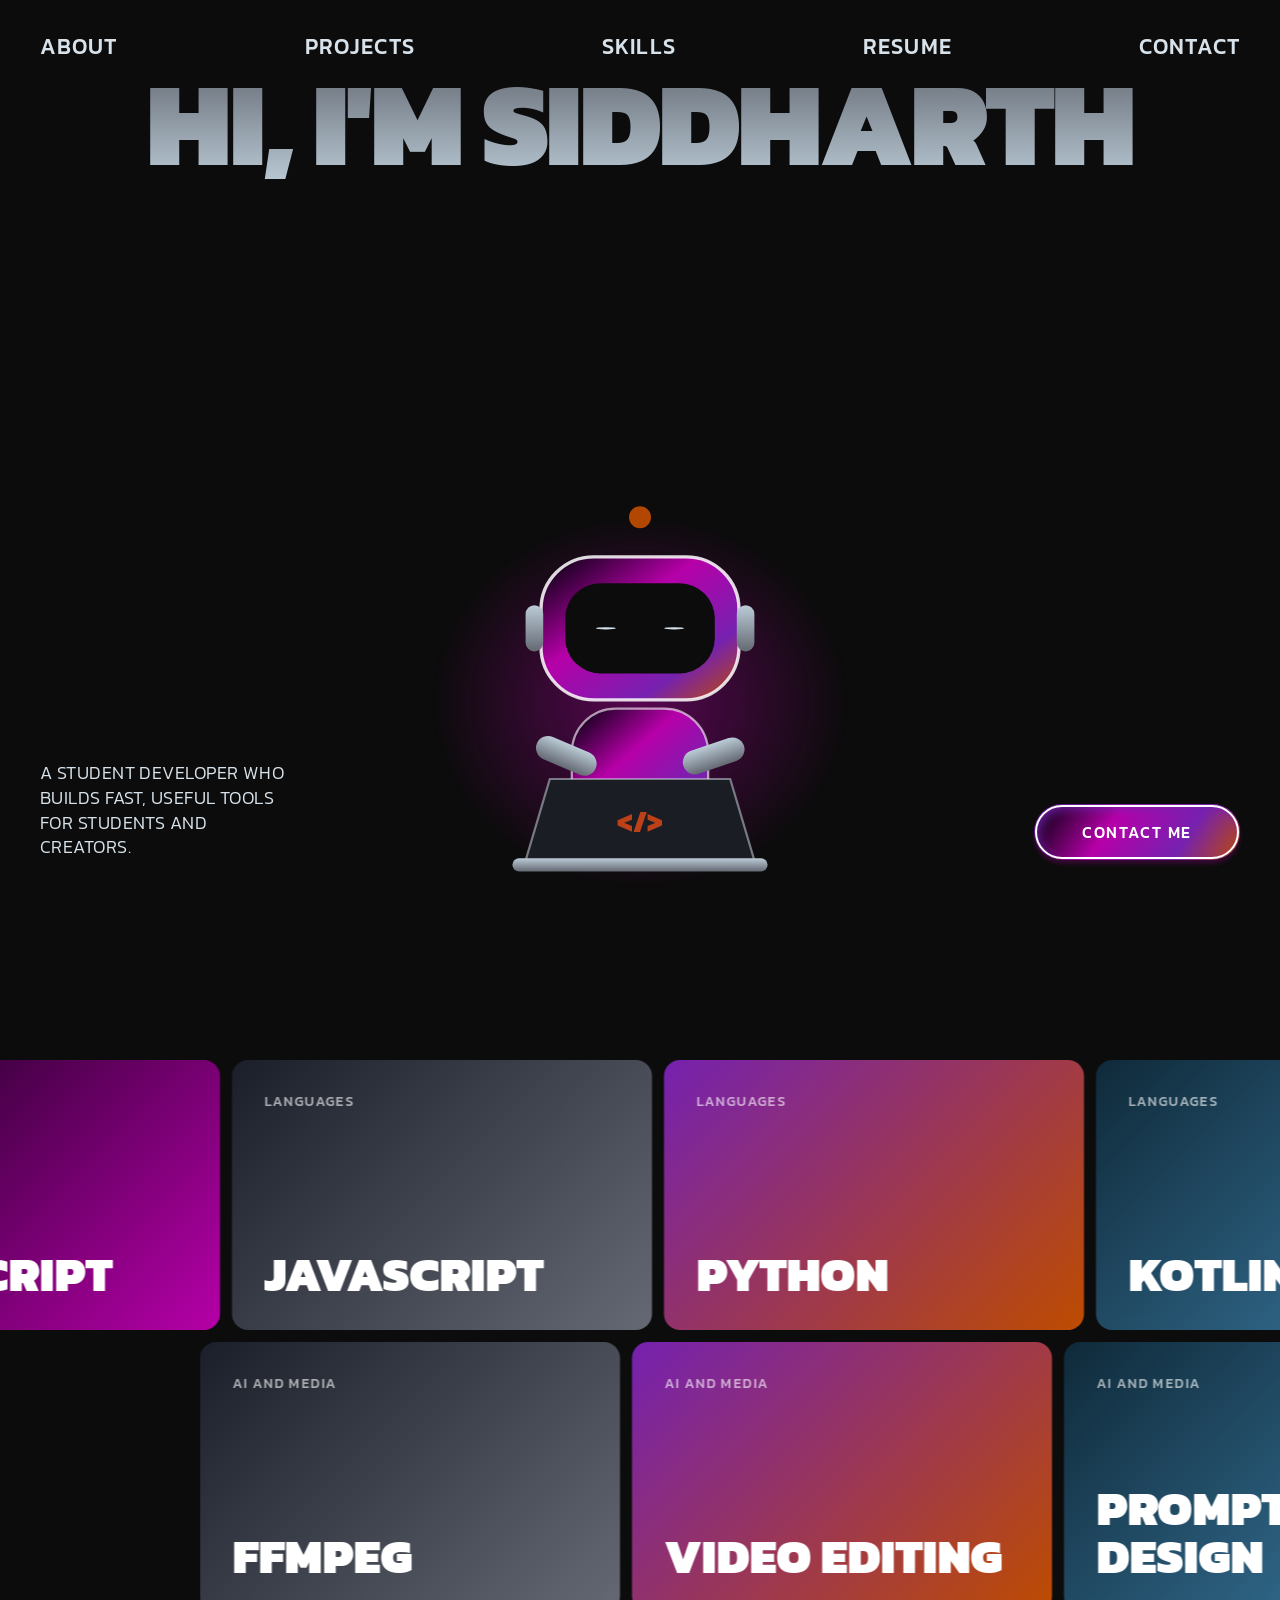
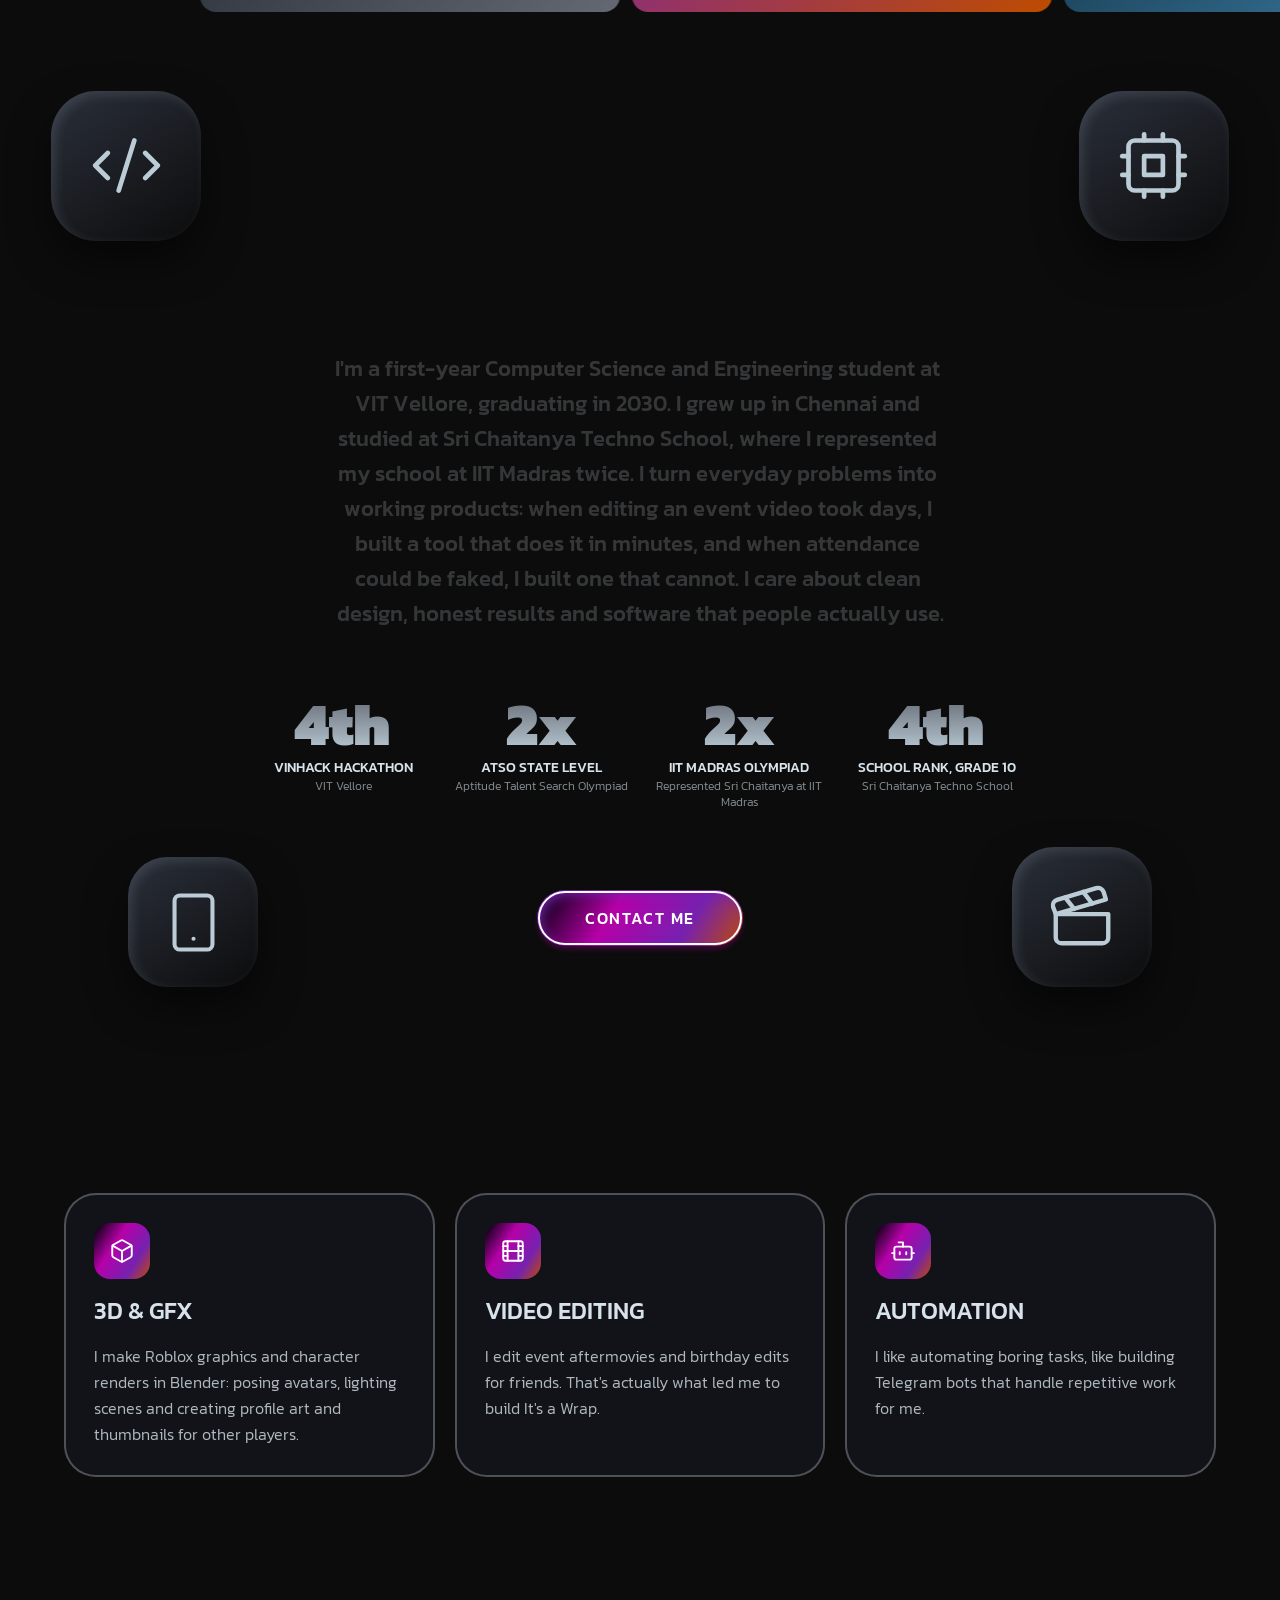
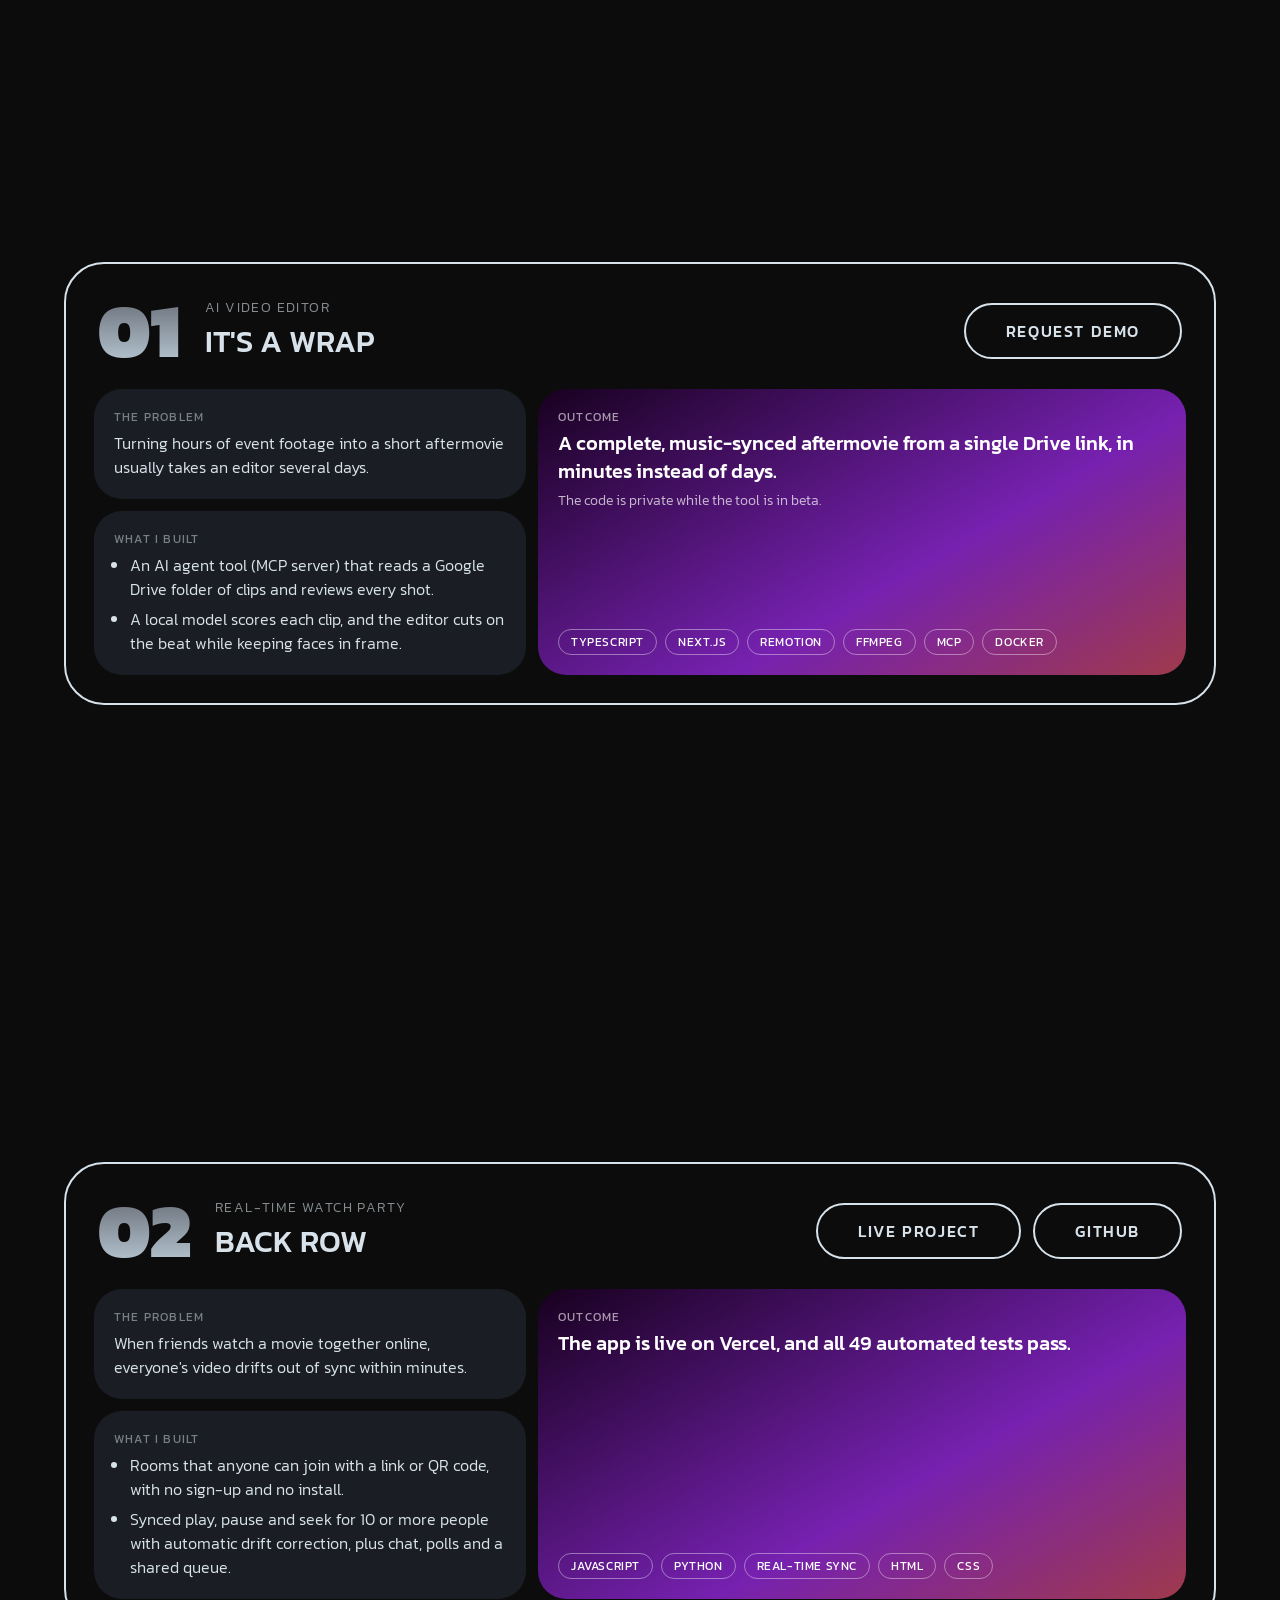
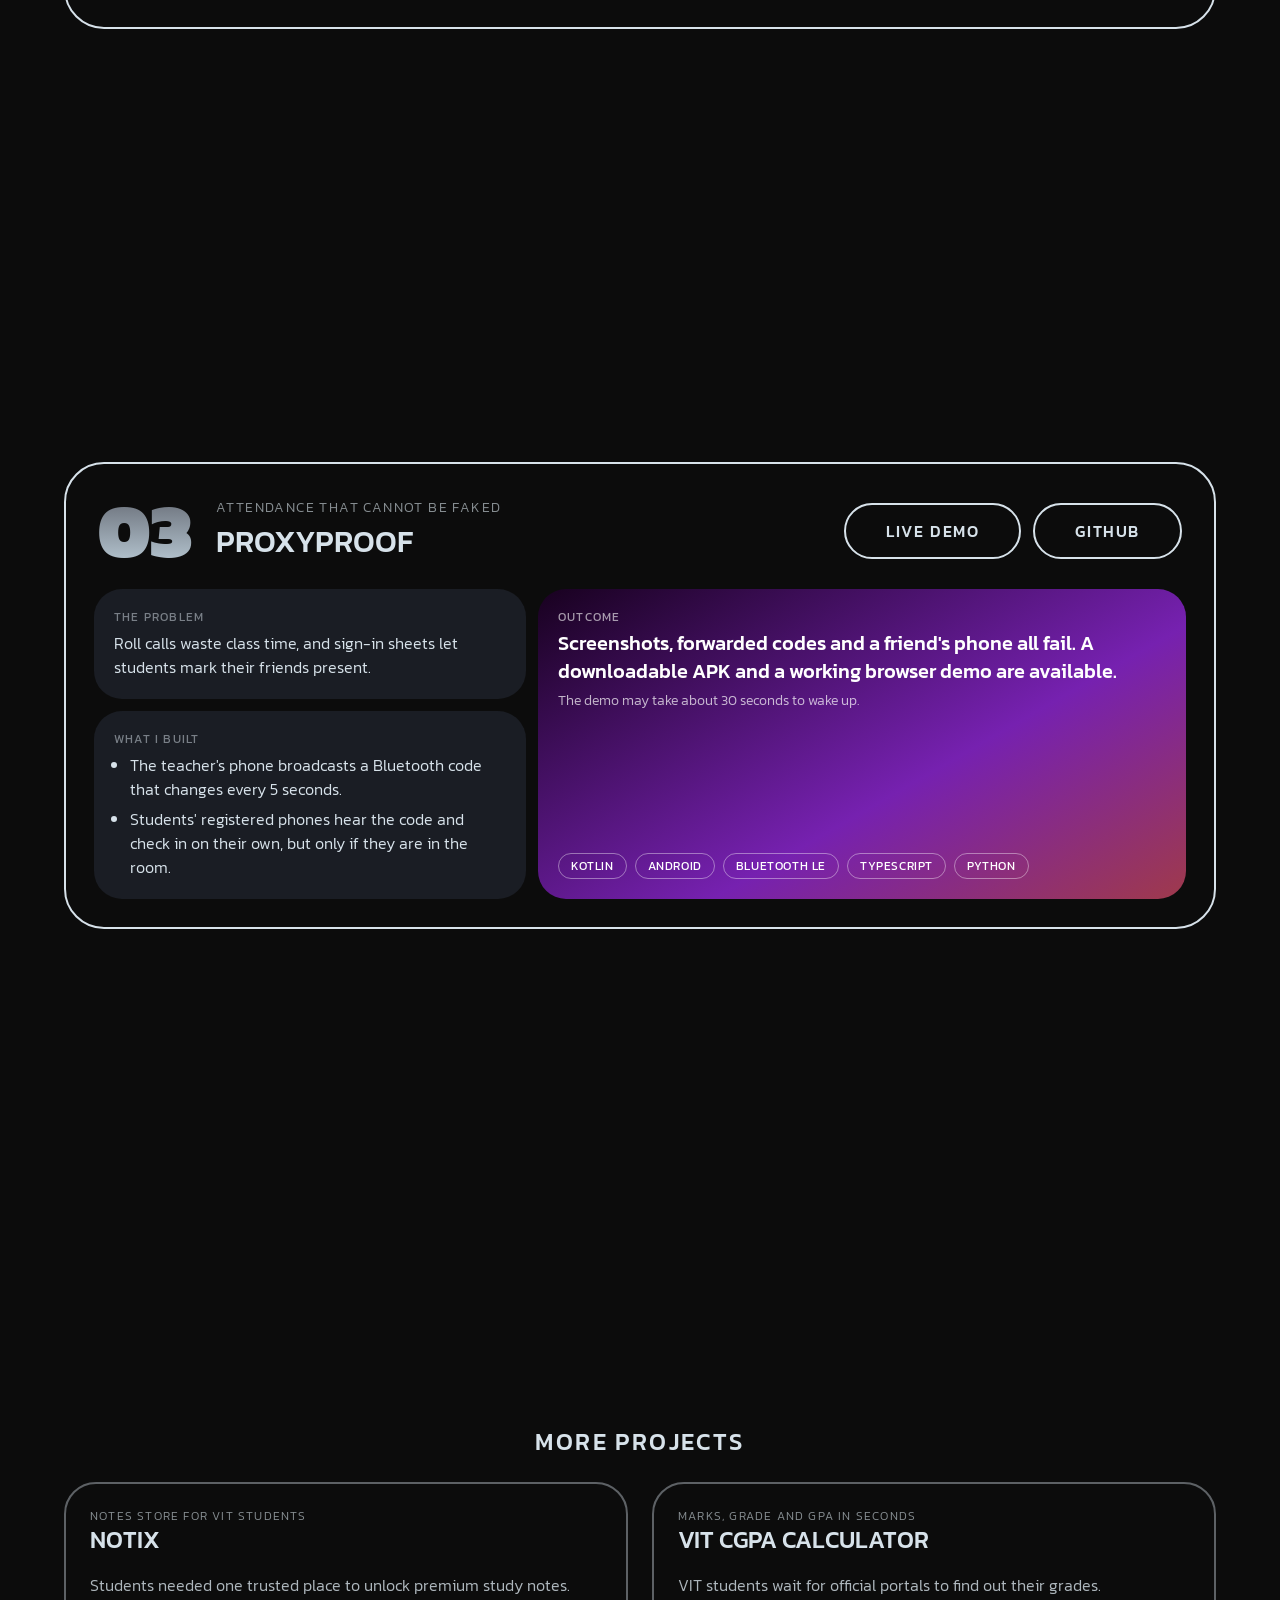
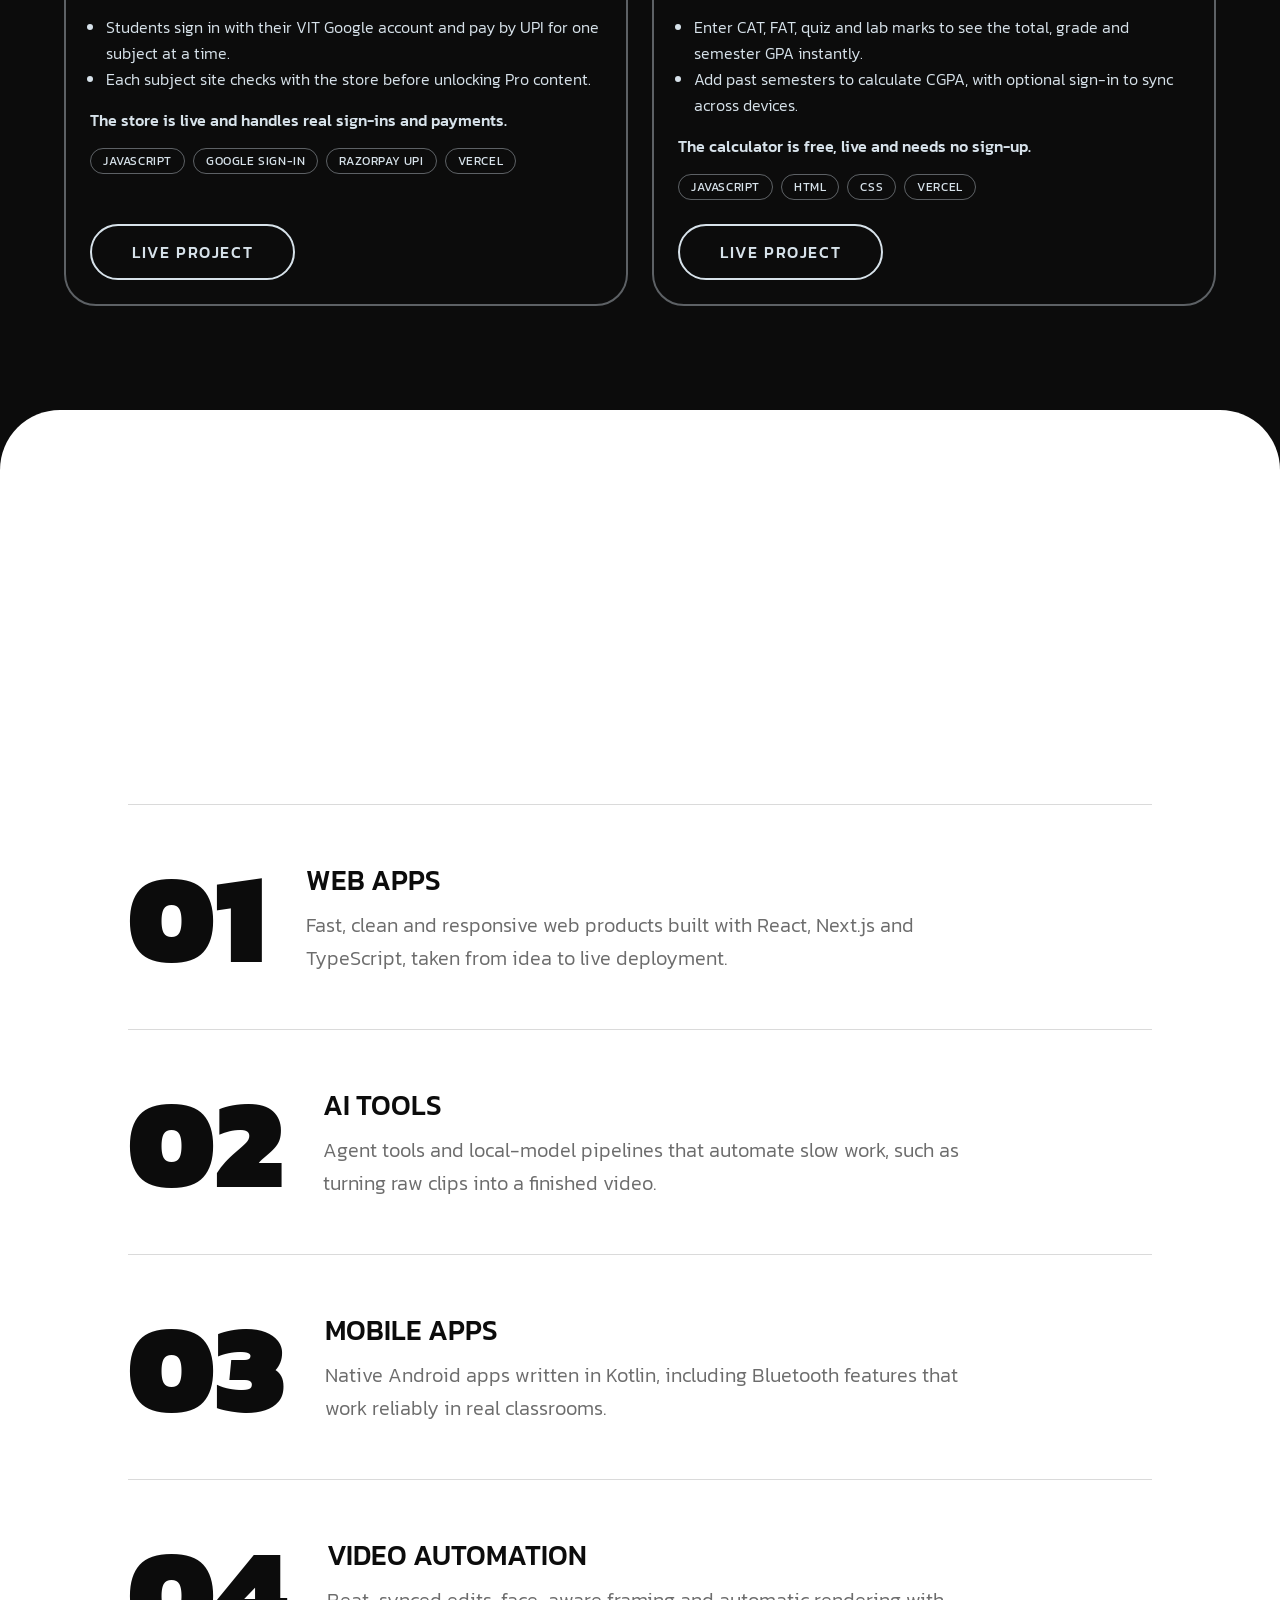
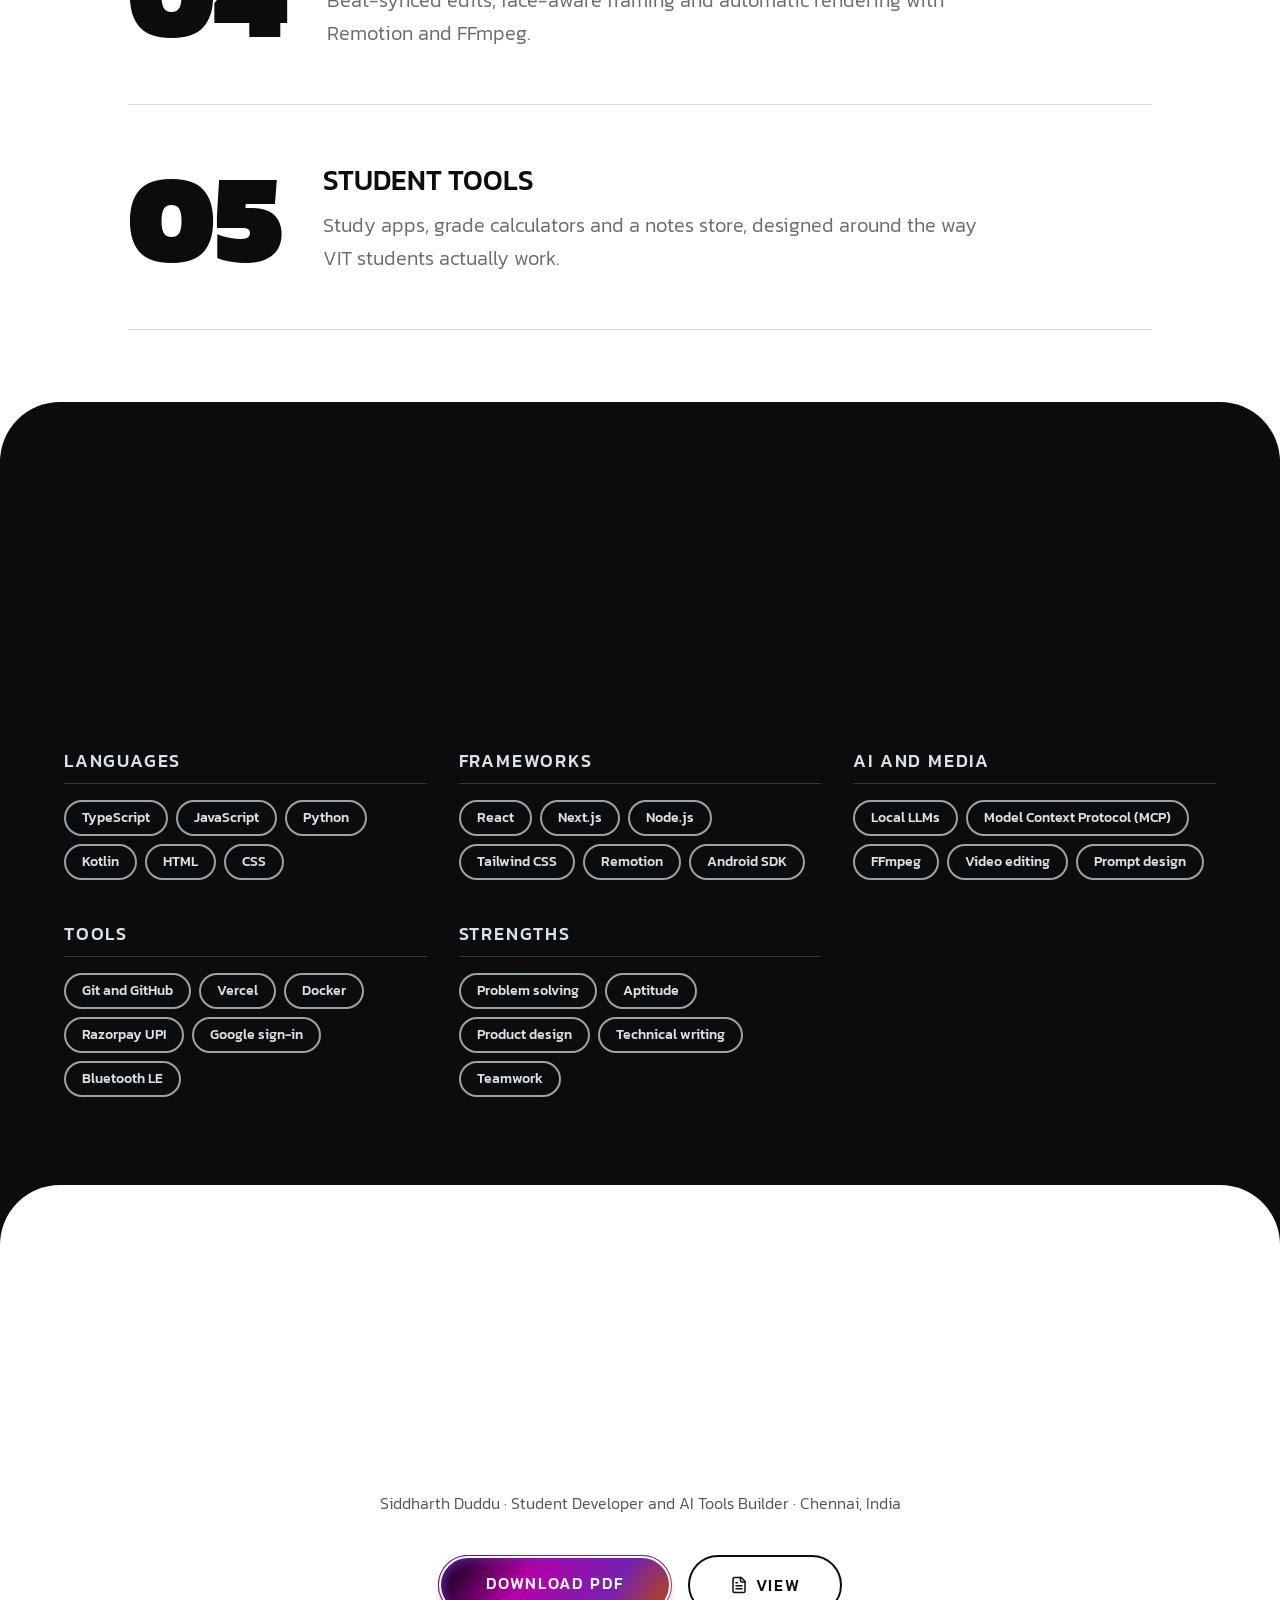
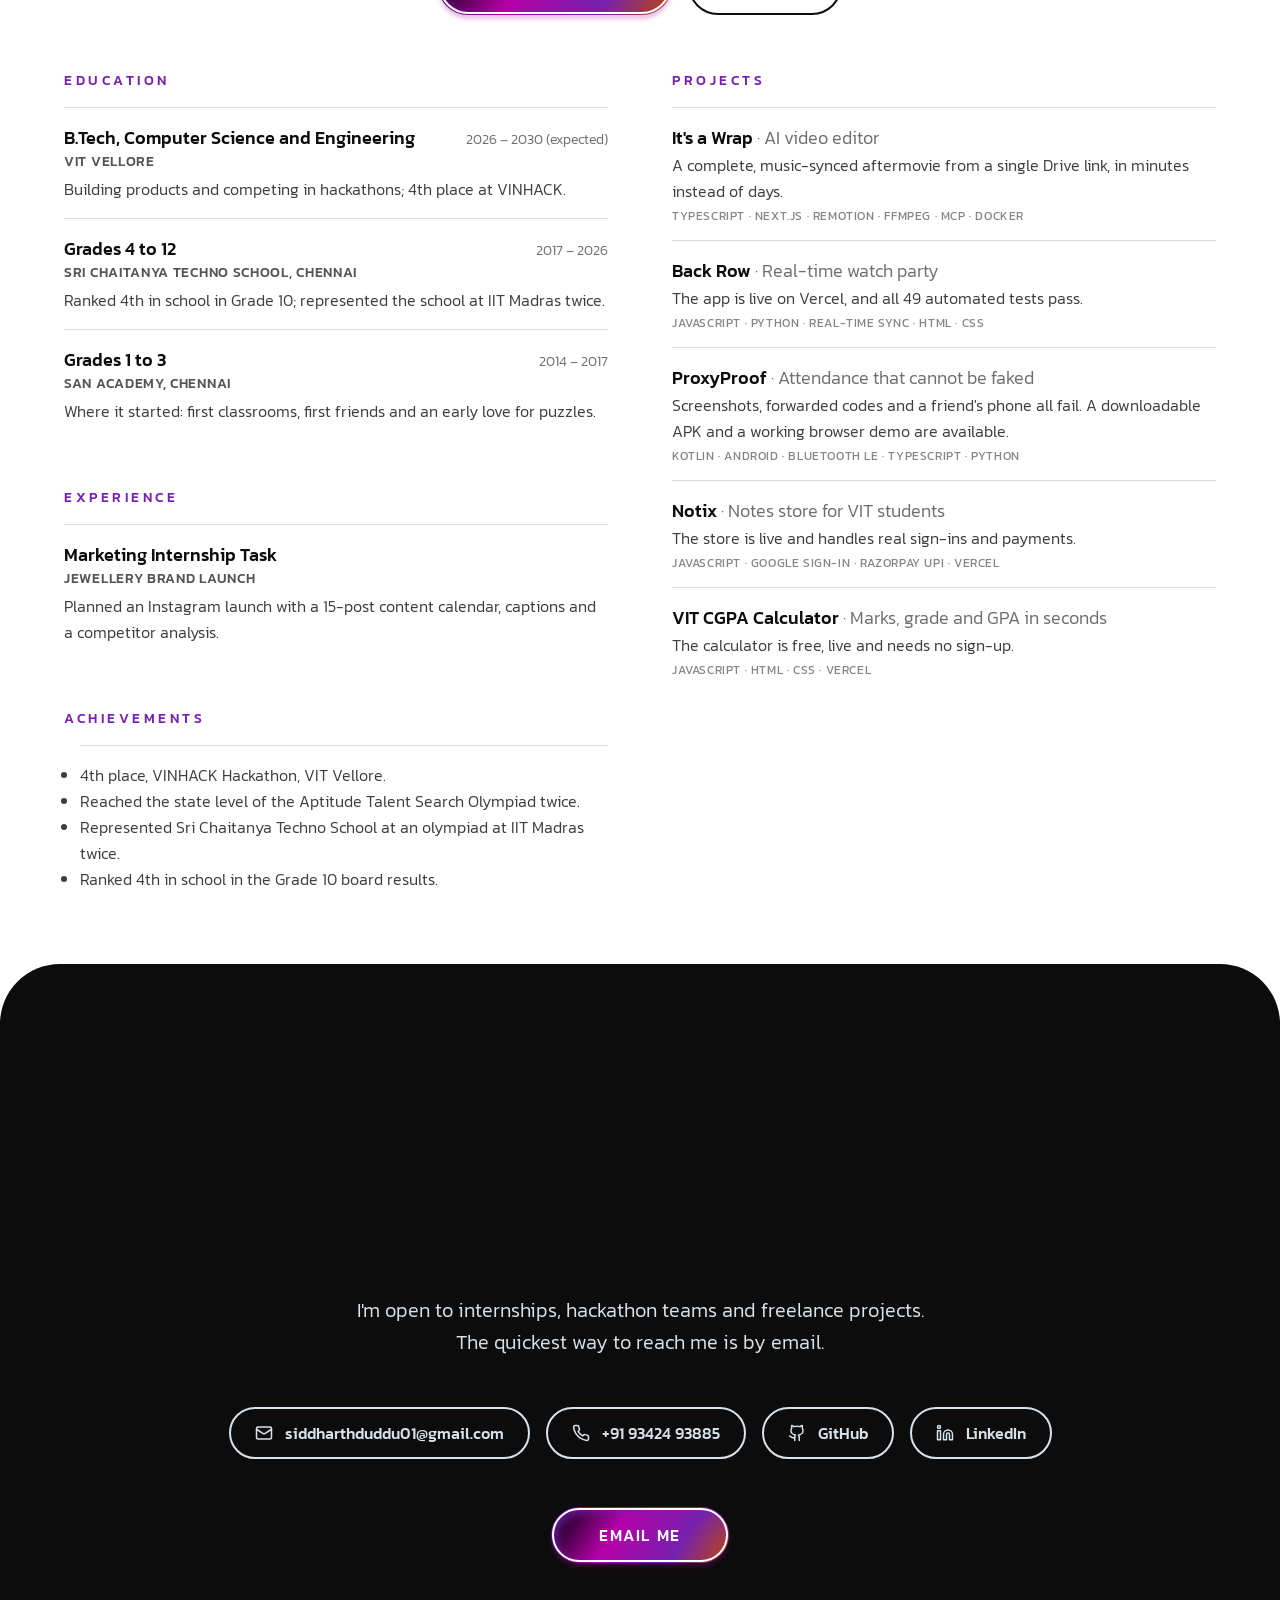
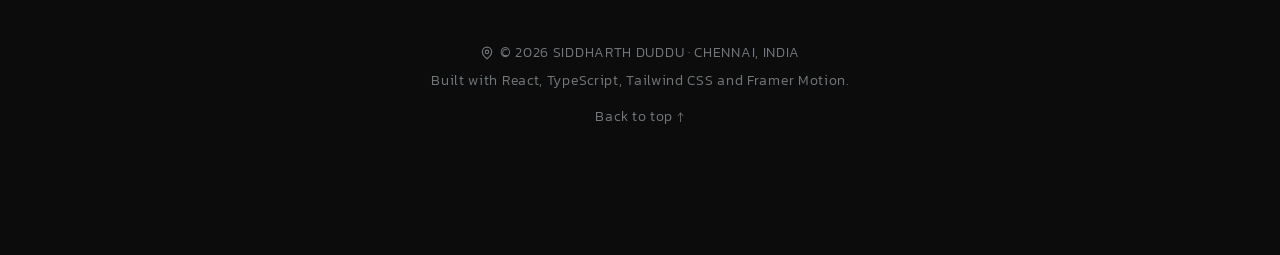
<file: index.html>
<!doctype html>
<html lang="en">
  <head>
    <meta charset="UTF-8" />
    <meta name="viewport" content="width=device-width, initial-scale=1.0" />
    <title>Siddharth Duddu – Student Developer</title>
    <meta name="description" content="Portfolio of Siddharth Duddu, a first-year B.Tech CSE student at VIT Vellore who builds web apps, AI tools and Android apps." />
    <link rel="icon" href="/favicon.svg" type="image/svg+xml" />
    <link rel="preconnect" href="https://fonts.googleapis.com" />
    <link rel="preconnect" href="https://fonts.gstatic.com" crossorigin />
    <link href="https://fonts.googleapis.com/css2?family=Kanit:wght@300;400;500;600;700;800;900&display=swap" rel="stylesheet" />
    <script type="module" crossorigin src="/assets/index-CSVi28Fv.js"></script>
    <link rel="stylesheet" crossorigin href="/assets/index-BdWAPU72.css">
  </head>
  <body>
    <div id="root"></div>
  </body>
</html>
</file>
<file: assets/index-BdWAPU72.css>
*,:before,:after{--tw-border-spacing-x: 0;--tw-border-spacing-y: 0;--tw-translate-x: 0;--tw-translate-y: 0;--tw-rotate: 0;--tw-skew-x: 0;--tw-skew-y: 0;--tw-scale-x: 1;--tw-scale-y: 1;--tw-pan-x: ;--tw-pan-y: ;--tw-pinch-zoom: ;--tw-scroll-snap-strictness: proximity;--tw-gradient-from-position: ;--tw-gradient-via-position: ;--tw-gradient-to-position: ;--tw-ordinal: ;--tw-slashed-zero: ;--tw-numeric-figure: ;--tw-numeric-spacing: ;--tw-numeric-fraction: ;--tw-ring-inset: ;--tw-ring-offset-width: 0px;--tw-ring-offset-color: #fff;--tw-ring-color: rgb(59 130 246 / .5);--tw-ring-offset-shadow: 0 0 #0000;--tw-ring-shadow: 0 0 #0000;--tw-shadow: 0 0 #0000;--tw-shadow-colored: 0 0 #0000;--tw-blur: ;--tw-brightness: ;--tw-contrast: ;--tw-grayscale: ;--tw-hue-rotate: ;--tw-invert: ;--tw-saturate: ;--tw-sepia: ;--tw-drop-shadow: ;--tw-backdrop-blur: ;--tw-backdrop-brightness: ;--tw-backdrop-contrast: ;--tw-backdrop-grayscale: ;--tw-backdrop-hue-rotate: ;--tw-backdrop-invert: ;--tw-backdrop-opacity: ;--tw-backdrop-saturate: ;--tw-backdrop-sepia: ;--tw-contain-size: ;--tw-contain-layout: ;--tw-contain-paint: ;--tw-contain-style: }::backdrop{--tw-border-spacing-x: 0;--tw-border-spacing-y: 0;--tw-translate-x: 0;--tw-translate-y: 0;--tw-rotate: 0;--tw-skew-x: 0;--tw-skew-y: 0;--tw-scale-x: 1;--tw-scale-y: 1;--tw-pan-x: ;--tw-pan-y: ;--tw-pinch-zoom: ;--tw-scroll-snap-strictness: proximity;--tw-gradient-from-position: ;--tw-gradient-via-position: ;--tw-gradient-to-position: ;--tw-ordinal: ;--tw-slashed-zero: ;--tw-numeric-figure: ;--tw-numeric-spacing: ;--tw-numeric-fraction: ;--tw-ring-inset: ;--tw-ring-offset-width: 0px;--tw-ring-offset-color: #fff;--tw-ring-color: rgb(59 130 246 / .5);--tw-ring-offset-shadow: 0 0 #0000;--tw-ring-shadow: 0 0 #0000;--tw-shadow: 0 0 #0000;--tw-shadow-colored: 0 0 #0000;--tw-blur: ;--tw-brightness: ;--tw-contrast: ;--tw-grayscale: ;--tw-hue-rotate: ;--tw-invert: ;--tw-saturate: ;--tw-sepia: ;--tw-drop-shadow: ;--tw-backdrop-blur: ;--tw-backdrop-brightness: ;--tw-backdrop-contrast: ;--tw-backdrop-grayscale: ;--tw-backdrop-hue-rotate: ;--tw-backdrop-invert: ;--tw-backdrop-opacity: ;--tw-backdrop-saturate: ;--tw-backdrop-sepia: ;--tw-contain-size: ;--tw-contain-layout: ;--tw-contain-paint: ;--tw-contain-style: }*,:before,:after{box-sizing:border-box;border-width:0;border-style:solid;border-color:#e5e7eb}:before,:after{--tw-content: ""}html,:host{line-height:1.5;-webkit-text-size-adjust:100%;-moz-tab-size:4;-o-tab-size:4;tab-size:4;font-family:ui-sans-serif,system-ui,sans-serif,"Apple Color Emoji","Segoe UI Emoji",Segoe UI Symbol,"Noto Color Emoji";font-feature-settings:normal;font-variation-settings:normal;-webkit-tap-highlight-color:transparent}body{margin:0;line-height:inherit}hr{height:0;color:inherit;border-top-width:1px}abbr:where([title]){-webkit-text-decoration:underline dotted;text-decoration:underline dotted}h1,h2,h3,h4,h5,h6{font-size:inherit;font-weight:inherit}a{color:inherit;text-decoration:inherit}b,strong{font-weight:bolder}code,kbd,samp,pre{font-family:ui-monospace,SFMono-Regular,Menlo,Monaco,Consolas,Liberation Mono,Courier New,monospace;font-feature-settings:normal;font-variation-settings:normal;font-size:1em}small{font-size:80%}sub,sup{font-size:75%;line-height:0;position:relative;vertical-align:baseline}sub{bottom:-.25em}sup{top:-.5em}table{text-indent:0;border-color:inherit;border-collapse:collapse}button,input,optgroup,select,textarea{font-family:inherit;font-feature-settings:inherit;font-variation-settings:inherit;font-size:100%;font-weight:inherit;line-height:inherit;letter-spacing:inherit;color:inherit;margin:0;padding:0}button,select{text-transform:none}button,input:where([type=button]),input:where([type=reset]),input:where([type=submit]){-webkit-appearance:button;background-color:transparent;background-image:none}:-moz-focusring{outline:auto}:-moz-ui-invalid{box-shadow:none}progress{vertical-align:baseline}::-webkit-inner-spin-button,::-webkit-outer-spin-button{height:auto}[type=search]{-webkit-appearance:textfield;outline-offset:-2px}::-webkit-search-decoration{-webkit-appearance:none}::-webkit-file-upload-button{-webkit-appearance:button;font:inherit}summary{display:list-item}blockquote,dl,dd,h1,h2,h3,h4,h5,h6,hr,figure,p,pre{margin:0}fieldset{margin:0;padding:0}legend{padding:0}ol,ul,menu{list-style:none;margin:0;padding:0}dialog{padding:0}textarea{resize:vertical}input::-moz-placeholder,textarea::-moz-placeholder{opacity:1;color:#9ca3af}input::placeholder,textarea::placeholder{opacity:1;color:#9ca3af}button,[role=button]{cursor:pointer}:disabled{cursor:default}img,svg,video,canvas,audio,iframe,embed,object{display:block;vertical-align:middle}img,video{max-width:100%;height:auto}[hidden]:where(:not([hidden=until-found])){display:none}.pointer-events-none{pointer-events:none}.invisible{visibility:hidden}.fixed{position:fixed}.absolute{position:absolute}.relative{position:relative}.sticky{position:sticky}.bottom-\[4\%\]{bottom:4%}.left-0{left:0}.left-1\/2{left:50%}.left-\[1\%\]{left:1%}.left-\[3\%\]{left:3%}.right-\[1\%\]{right:1%}.right-\[3\%\]{right:3%}.top-0{top:0}.top-1\/2{top:50%}.top-3{top:.75rem}.top-\[4\%\]{top:4%}.z-10{z-index:10}.z-20{z-index:20}.z-50{z-index:50}.z-\[100\]{z-index:100}.z-\[1\]{z-index:1}.mx-auto{margin-left:auto;margin-right:auto}.-mt-10{margin-top:-2.5rem}.mb-1{margin-bottom:.25rem}.mb-1\.5{margin-bottom:.375rem}.mb-10{margin-bottom:2.5rem}.mb-12{margin-bottom:3rem}.mb-14{margin-bottom:3.5rem}.mb-16{margin-bottom:4rem}.mb-4{margin-bottom:1rem}.mb-5{margin-bottom:1.25rem}.mb-6{margin-bottom:1.5rem}.ml-4{margin-left:1rem}.mt-1{margin-top:.25rem}.mt-1\.5{margin-top:.375rem}.mt-16{margin-top:4rem}.mt-2{margin-top:.5rem}.mt-6{margin-top:1.5rem}.mt-8{margin-top:2rem}.mt-auto{margin-top:auto}.block{display:block}.inline-block{display:inline-block}.flex{display:flex}.inline-flex{display:inline-flex}.grid{display:grid}.hidden{display:none}.aspect-square{aspect-ratio:1 / 1}.h-1\/2{height:50%}.h-14{height:3.5rem}.h-\[100vh\]{height:100vh}.h-\[180px\]{height:180px}.h-\[520px\]{height:520px}.h-screen{height:100vh}.min-h-\[560px\]{min-height:560px}.min-h-screen{min-height:100vh}.w-1\/2{width:50%}.w-14{width:3.5rem}.w-\[240px\]{width:240px}.w-\[280px\]{width:280px}.w-\[520px\]{width:520px}.w-\[56px\]{width:56px}.w-\[62px\]{width:62px}.w-\[70px\]{width:70px}.w-full{width:100%}.max-w-2xl{max-width:42rem}.max-w-3xl{max-width:48rem}.max-w-5xl{max-width:64rem}.max-w-6xl{max-width:72rem}.max-w-\[160px\]{max-width:160px}.max-w-\[620px\]{max-width:620px}.max-w-xl{max-width:36rem}.flex-1{flex:1 1 0%}.shrink-0{flex-shrink:0}.-translate-x-1\/2{--tw-translate-x: -50%;transform:translate(var(--tw-translate-x),var(--tw-translate-y)) rotate(var(--tw-rotate)) skew(var(--tw-skew-x)) skewY(var(--tw-skew-y)) scaleX(var(--tw-scale-x)) scaleY(var(--tw-scale-y))}.-translate-y-1\/2{--tw-translate-y: -50%;transform:translate(var(--tw-translate-x),var(--tw-translate-y)) rotate(var(--tw-rotate)) skew(var(--tw-skew-x)) skewY(var(--tw-skew-y)) scaleX(var(--tw-scale-x)) scaleY(var(--tw-scale-y))}.transform{transform:translate(var(--tw-translate-x),var(--tw-translate-y)) rotate(var(--tw-rotate)) skew(var(--tw-skew-x)) skewY(var(--tw-skew-y)) scaleX(var(--tw-scale-x)) scaleY(var(--tw-scale-y))}.resize{resize:both}.scroll-mt-16{scroll-margin-top:4rem}.list-disc{list-style-type:disc}.grid-cols-2{grid-template-columns:repeat(2,minmax(0,1fr))}.flex-col{flex-direction:column}.flex-wrap{flex-wrap:wrap}.items-end{align-items:flex-end}.items-center{align-items:center}.items-baseline{align-items:baseline}.justify-center{justify-content:center}.justify-between{justify-content:space-between}.gap-1{gap:.25rem}.gap-1\.5{gap:.375rem}.gap-10{gap:2.5rem}.gap-12{gap:3rem}.gap-14{gap:3.5rem}.gap-2{gap:.5rem}.gap-3{gap:.75rem}.gap-4{gap:1rem}.gap-5{gap:1.25rem}.gap-6{gap:1.5rem}.gap-x-4{-moz-column-gap:1rem;column-gap:1rem}.gap-x-8{-moz-column-gap:2rem;column-gap:2rem}.gap-y-10{row-gap:2.5rem}.overflow-hidden{overflow:hidden}.whitespace-nowrap{white-space:nowrap}.rounded-2xl{border-radius:1rem}.rounded-\[24px\]{border-radius:24px}.rounded-\[30\%\]{border-radius:30%}.rounded-\[32px\]{border-radius:32px}.rounded-full{border-radius:9999px}.rounded-t-\[40px\]{border-top-left-radius:40px;border-top-right-radius:40px}.border{border-width:1px}.border-2{border-width:2px}.border-b{border-bottom-width:1px}.border-t{border-top-width:1px}.border-\[\#0C0C0C\]{--tw-border-opacity: 1;border-color:rgb(12 12 12 / var(--tw-border-opacity, 1))}.border-\[\#0C0C0C\]\/15{border-color:#0c0c0c26}.border-\[\#D7E2EA\]{--tw-border-opacity: 1;border-color:rgb(215 226 234 / var(--tw-border-opacity, 1))}.border-\[\#D7E2EA\]\/20{border-color:#d7e2ea33}.border-\[\#D7E2EA\]\/30{border-color:#d7e2ea4d}.border-\[\#D7E2EA\]\/40{border-color:#d7e2ea66}.border-\[\#D7E2EA\]\/70{border-color:#d7e2eab3}.border-white\/40{border-color:#fff6}.bg-\[\#0C0C0C\]{--tw-bg-opacity: 1;background-color:rgb(12 12 12 / var(--tw-bg-opacity, 1))}.bg-\[\#0C0C0C\]\/80{background-color:#0c0c0ccc}.bg-\[\#121318\]{--tw-bg-opacity: 1;background-color:rgb(18 19 24 / var(--tw-bg-opacity, 1))}.bg-\[\#1a1d24\]{--tw-bg-opacity: 1;background-color:rgb(26 29 36 / var(--tw-bg-opacity, 1))}.bg-white{--tw-bg-opacity: 1;background-color:rgb(255 255 255 / var(--tw-bg-opacity, 1))}.p-1{padding:.25rem}.p-4{padding:1rem}.p-5{padding:1.25rem}.p-6{padding:1.5rem}.p-7{padding:1.75rem}.px-1{padding-left:.25rem;padding-right:.25rem}.px-2\.5{padding-left:.625rem;padding-right:.625rem}.px-3{padding-left:.75rem;padding-right:.75rem}.px-4{padding-left:1rem;padding-right:1rem}.px-5{padding-left:1.25rem;padding-right:1.25rem}.px-6{padding-left:1.5rem;padding-right:1.5rem}.px-8{padding-left:2rem;padding-right:2rem}.py-1{padding-top:.25rem;padding-bottom:.25rem}.py-1\.5{padding-top:.375rem;padding-bottom:.375rem}.py-20{padding-top:5rem;padding-bottom:5rem}.py-24{padding-top:6rem;padding-bottom:6rem}.py-3{padding-top:.75rem;padding-bottom:.75rem}.py-4{padding-top:1rem;padding-bottom:1rem}.py-8{padding-top:2rem;padding-bottom:2rem}.pb-10{padding-bottom:2.5rem}.pb-2{padding-bottom:.5rem}.pb-24{padding-bottom:6rem}.pb-28{padding-bottom:7rem}.pb-7{padding-bottom:1.75rem}.pb-\[0\.1em\]{padding-bottom:.1em}.pt-10{padding-top:2.5rem}.pt-2{padding-top:.5rem}.pt-20{padding-top:5rem}.pt-24{padding-top:6rem}.pt-4{padding-top:1rem}.pt-6{padding-top:1.5rem}.text-center{text-align:center}.text-2xl{font-size:1.5rem;line-height:2rem}.text-3xl{font-size:1.875rem;line-height:2.25rem}.text-5xl{font-size:3rem;line-height:1}.text-\[0\.65rem\]{font-size:.65rem}.text-\[9\.4vw\]{font-size:9.4vw}.text-lg{font-size:1.125rem;line-height:1.75rem}.text-sm{font-size:.875rem;line-height:1.25rem}.text-xs{font-size:.75rem;line-height:1rem}.font-black{font-weight:900}.font-light{font-weight:300}.font-medium{font-weight:500}.uppercase{text-transform:uppercase}.leading-\[1\.05\]{line-height:1.05}.leading-none{line-height:1}.leading-relaxed{line-height:1.625}.leading-snug{line-height:1.375}.tracking-\[0\.25em\]{letter-spacing:.25em}.tracking-tight{letter-spacing:-.025em}.tracking-wide{letter-spacing:.025em}.tracking-wider{letter-spacing:.05em}.tracking-widest{letter-spacing:.1em}.text-\[\#0C0C0C\]{--tw-text-opacity: 1;color:rgb(12 12 12 / var(--tw-text-opacity, 1))}.text-\[\#0C0C0C\]\/50{color:#0c0c0c80}.text-\[\#0C0C0C\]\/60{color:#0c0c0c99}.text-\[\#0C0C0C\]\/70{color:#0c0c0cb3}.text-\[\#0C0C0C\]\/80{color:#0c0c0ccc}.text-\[\#7621B0\]{--tw-text-opacity: 1;color:rgb(118 33 176 / var(--tw-text-opacity, 1))}.text-\[\#BBCCD7\]{--tw-text-opacity: 1;color:rgb(187 204 215 / var(--tw-text-opacity, 1))}.text-\[\#D7E2EA\]{--tw-text-opacity: 1;color:rgb(215 226 234 / var(--tw-text-opacity, 1))}.text-\[\#D7E2EA\]\/50{color:#d7e2ea80}.text-\[\#D7E2EA\]\/60{color:#d7e2ea99}.text-\[\#D7E2EA\]\/80{color:#d7e2eacc}.text-white{--tw-text-opacity: 1;color:rgb(255 255 255 / var(--tw-text-opacity, 1))}.text-white\/60{color:#fff9}.text-white\/70{color:#ffffffb3}.underline-offset-4{text-underline-offset:4px}.opacity-60{opacity:.6}.outline{outline-style:solid}.backdrop-blur-md{--tw-backdrop-blur: blur(12px);-webkit-backdrop-filter:var(--tw-backdrop-blur) var(--tw-backdrop-brightness) var(--tw-backdrop-contrast) var(--tw-backdrop-grayscale) var(--tw-backdrop-hue-rotate) var(--tw-backdrop-invert) var(--tw-backdrop-opacity) var(--tw-backdrop-saturate) var(--tw-backdrop-sepia);backdrop-filter:var(--tw-backdrop-blur) var(--tw-backdrop-brightness) var(--tw-backdrop-contrast) var(--tw-backdrop-grayscale) var(--tw-backdrop-hue-rotate) var(--tw-backdrop-invert) var(--tw-backdrop-opacity) var(--tw-backdrop-saturate) var(--tw-backdrop-sepia)}.transition{transition-property:color,background-color,border-color,text-decoration-color,fill,stroke,opacity,box-shadow,transform,filter,backdrop-filter;transition-timing-function:cubic-bezier(.4,0,.2,1);transition-duration:.15s}.transition-colors{transition-property:color,background-color,border-color,text-decoration-color,fill,stroke;transition-timing-function:cubic-bezier(.4,0,.2,1);transition-duration:.15s}.transition-opacity{transition-property:opacity;transition-timing-function:cubic-bezier(.4,0,.2,1);transition-duration:.15s}.duration-200{transition-duration:.2s}.duration-300{transition-duration:.3s}.ease-in-out{transition-timing-function:cubic-bezier(.4,0,.2,1)}.ease-out{transition-timing-function:cubic-bezier(0,0,.2,1)}*{box-sizing:border-box;margin:0;padding:0}html,body,#root{background:#0c0c0c;font-family:Kanit,sans-serif}.hero-heading{background:linear-gradient(180deg,#646973,#bbccd7);-webkit-background-clip:text;background-clip:text;-webkit-text-fill-color:transparent}html.custom-cursor,html.custom-cursor *{cursor:none!important}.hero-heading-shift{background:linear-gradient(180deg,#646973,#bbccd7 30%,#d7e2ea 45%,#b600a8 65%,#be4c00 80%,#bbccd7);background-size:100% 300%;-webkit-background-clip:text;background-clip:text;-webkit-text-fill-color:transparent}html.lenis,html.lenis body{height:auto}.lenis.lenis-smooth{scroll-behavior:auto!important}.lenis.lenis-stopped{overflow:hidden}.hover\:border-\[\#B600A8\]\/70:hover{border-color:#b600a8b3}.hover\:bg-\[\#0C0C0C\]\/5:hover{background-color:#0c0c0c0d}.hover\:bg-\[\#D7E2EA\]\/10:hover{background-color:#d7e2ea1a}.hover\:underline:hover{text-decoration-line:underline}.hover\:opacity-70:hover{opacity:.7}@media (min-width: 640px){.sm\:bottom-0{bottom:0}.sm\:left-\[2\%\]{left:2%}.sm\:left-\[6\%\]{left:6%}.sm\:right-\[2\%\]{right:2%}.sm\:right-\[6\%\]{right:6%}.sm\:top-auto{top:auto}.sm\:-mt-12{margin-top:-3rem}.sm\:mb-20{margin-bottom:5rem}.sm\:mt-4{margin-top:1rem}.sm\:h-\[270px\]{height:270px}.sm\:w-\[100px\]{width:100px}.sm\:w-\[110px\]{width:110px}.sm\:w-\[320px\]{width:320px}.sm\:w-\[420px\]{width:420px}.sm\:w-\[90px\]{width:90px}.sm\:max-w-\[220px\]{max-width:220px}.sm\:translate-y-0{--tw-translate-y: 0px;transform:translate(var(--tw-translate-x),var(--tw-translate-y)) rotate(var(--tw-rotate)) skew(var(--tw-skew-x)) skewY(var(--tw-skew-y)) scaleX(var(--tw-scale-x)) scaleY(var(--tw-scale-y))}.sm\:grid-cols-2{grid-template-columns:repeat(2,minmax(0,1fr))}.sm\:grid-cols-4{grid-template-columns:repeat(4,minmax(0,1fr))}.sm\:gap-10{gap:2.5rem}.sm\:gap-14{gap:3.5rem}.sm\:gap-16{gap:4rem}.sm\:gap-2{gap:.5rem}.sm\:gap-6{gap:1.5rem}.sm\:rounded-\[28px\]{border-radius:28px}.sm\:rounded-\[40px\]{border-radius:40px}.sm\:rounded-t-\[50px\]{border-top-left-radius:50px;border-top-right-radius:50px}.sm\:p-5{padding:1.25rem}.sm\:p-6{padding:1.5rem}.sm\:p-8{padding:2rem}.sm\:px-10{padding-left:2.5rem;padding-right:2.5rem}.sm\:px-4{padding-left:1rem;padding-right:1rem}.sm\:px-8{padding-left:2rem;padding-right:2rem}.sm\:py-10{padding-top:2.5rem;padding-bottom:2.5rem}.sm\:py-24{padding-top:6rem;padding-bottom:6rem}.sm\:py-3\.5{padding-top:.875rem;padding-bottom:.875rem}.sm\:pb-8{padding-bottom:2rem}.sm\:pt-32{padding-top:8rem}.sm\:text-5xl{font-size:3rem;line-height:1}.sm\:text-base{font-size:1rem;line-height:1.5rem}.sm\:text-sm{font-size:.875rem;line-height:1.25rem}}@media (min-width: 768px){.md\:left-\[10\%\]{left:10%}.md\:left-\[4\%\]{left:4%}.md\:right-\[10\%\]{right:10%}.md\:right-\[4\%\]{right:4%}.md\:-mt-14{margin-top:-3.5rem}.md\:mb-16{margin-bottom:4rem}.md\:mb-20{margin-bottom:5rem}.md\:mb-28{margin-bottom:7rem}.md\:mt-0{margin-top:0}.md\:w-\[130px\]{width:130px}.md\:w-\[140px\]{width:140px}.md\:w-\[150px\]{width:150px}.md\:w-\[380px\]{width:380px}.md\:max-w-\[260px\]{max-width:260px}.md\:grid-cols-2{grid-template-columns:repeat(2,minmax(0,1fr))}.md\:grid-cols-3{grid-template-columns:repeat(3,minmax(0,1fr))}.md\:grid-cols-\[2fr_3fr\]{grid-template-columns:2fr 3fr}.md\:gap-16{gap:4rem}.md\:gap-20{gap:5rem}.md\:rounded-t-\[60px\]{border-top-left-radius:60px;border-top-right-radius:60px}.md\:p-7{padding:1.75rem}.md\:px-10{padding-left:2.5rem;padding-right:2.5rem}.md\:px-12{padding-left:3rem;padding-right:3rem}.md\:py-12{padding-top:3rem;padding-bottom:3rem}.md\:py-32{padding-top:8rem;padding-bottom:8rem}.md\:py-4{padding-top:1rem;padding-bottom:1rem}.md\:pb-10{padding-bottom:2.5rem}.md\:pb-32{padding-bottom:8rem}.md\:pb-36{padding-bottom:9rem}.md\:pb-40{padding-bottom:10rem}.md\:pt-28{padding-top:7rem}.md\:pt-40{padding-top:10rem}.md\:pt-8{padding-top:2rem}.md\:text-6xl{font-size:3.75rem;line-height:1}.md\:text-base{font-size:1rem;line-height:1.5rem}.md\:text-lg{font-size:1.125rem;line-height:1.75rem}}@media (min-width: 1024px){.lg\:w-\[min\(440px\,58vh\)\]{width:min(440px,58vh)}.lg\:grid-cols-3{grid-template-columns:repeat(3,minmax(0,1fr))}.lg\:text-\[1\.4rem\]{font-size:1.4rem}}
</file>
